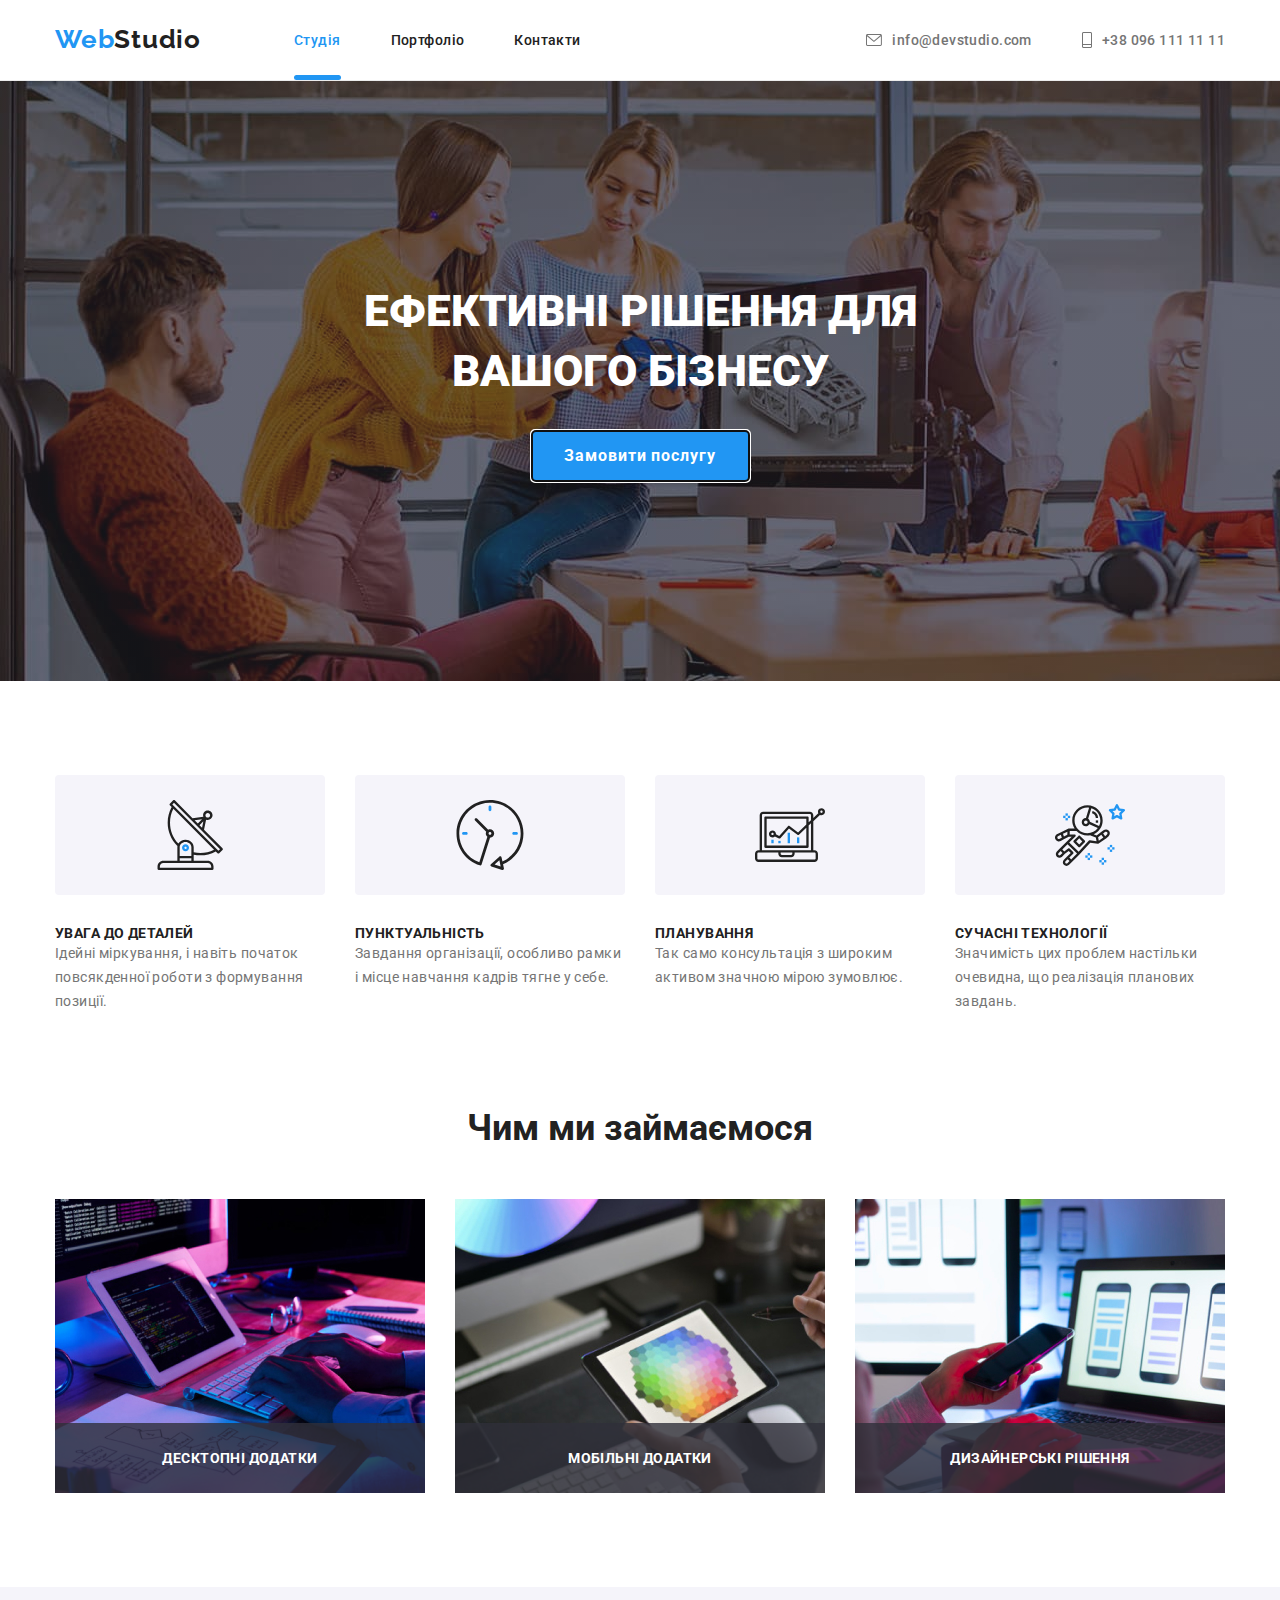
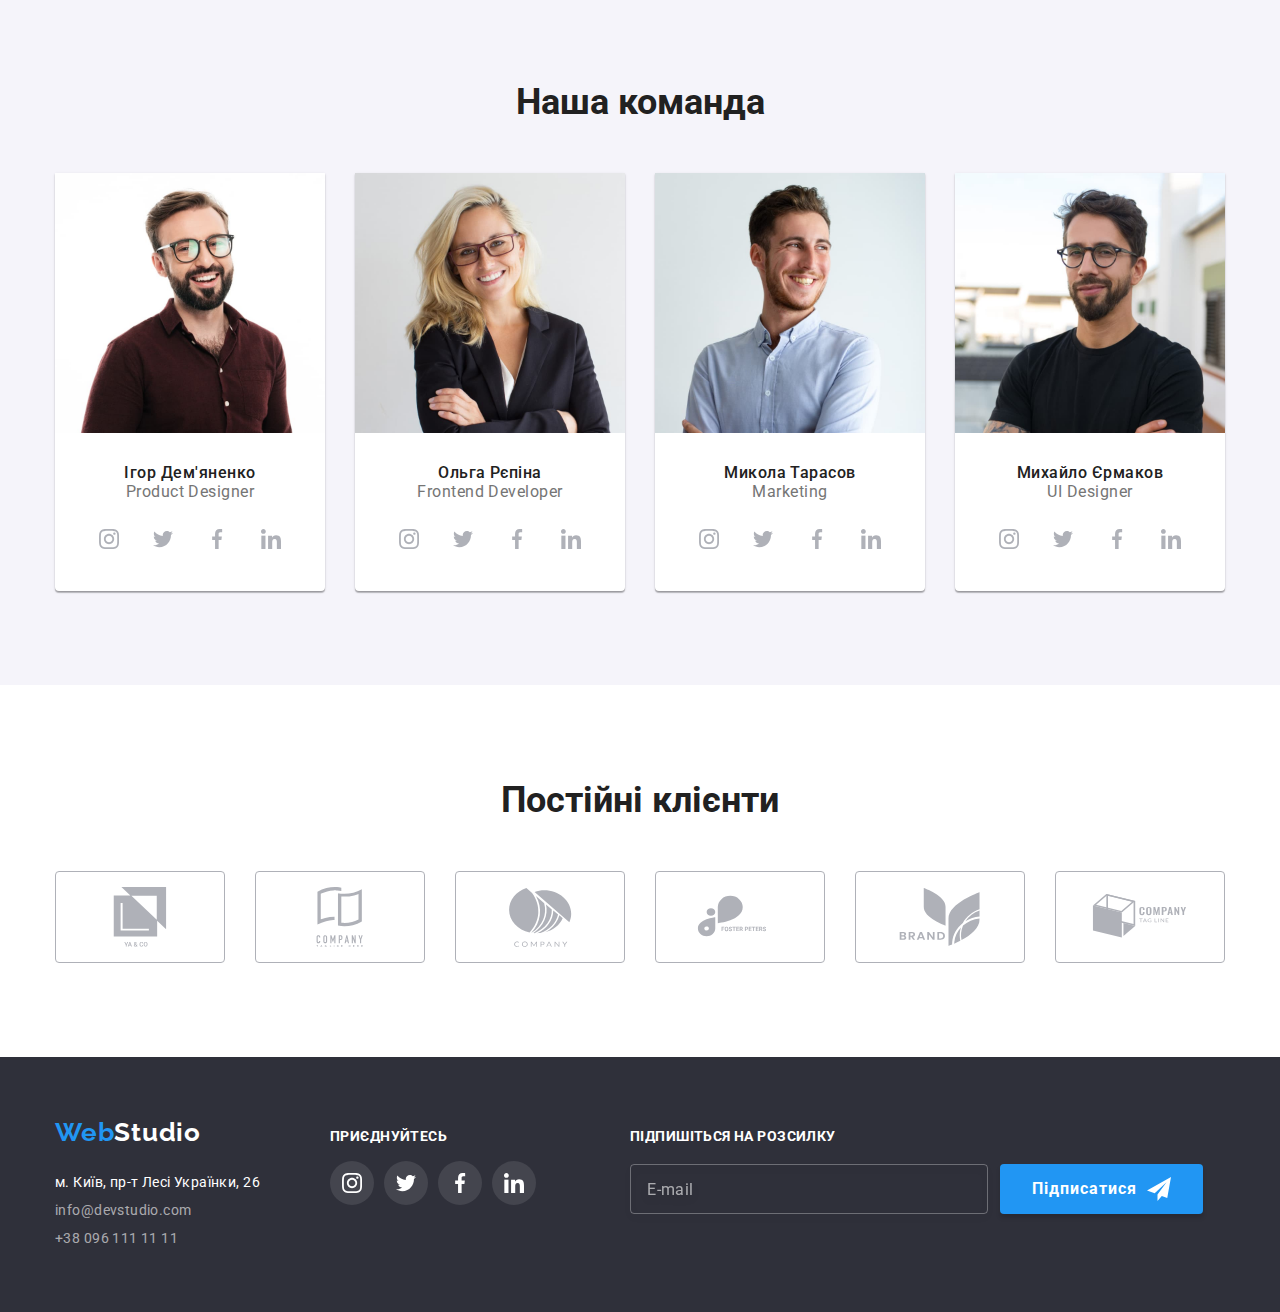
<file: index.html>
<!DOCTYPE html>
<html lang="en">
  <head>
    <meta charset="UTF-8" />
    <meta http-equiv="X-UA-Compatible" content="IE=edge" />
    <meta name="viewport" content="width=device-width, initial-scale=1.0" />
    <title>Студія</title>
    <link rel="preconnect" href="https://fonts.googleapis.com" />
    <link rel="preconnect" href="https://fonts.gstatic.com" crossorigin />
    <link
      href="https://fonts.googleapis.com/css2?family=Raleway:wght@700&family=Roboto:wght@400;500;700;900&display=swap"
      rel="stylesheet"
    />
    <link
      rel="stylesheet"
      href="https://cdnjs.cloudflare.com/ajax/libs/modern-normalize/1.1.0/modern-normalize.min.css"
    />
    <link rel="stylesheet" href="./css/styles.css" />
  </head>

  <body>
    <header class="header">
      <div class="container nav-header">
        <a href="index.html" class="logo"><span class="logo-span">Web</span>Studio</a>
        <nav>
          <ul class="nav-menu">
            <li class="list-item"><a class="font-style current" href="./index.html">Студія</a></li>
            <li class="list-item"><a class="font-style" href="./portfolio.html">Портфоліо</a></li>
            <li class="list-item"><a class="font-style" href="">Контакти</a></li>
          </ul>
        </nav>
        <ul class="nav-contacts">
          <li>
            <a class="font-style" href="mailto:info@devstudio.com">
              <svg class="icon-header" width="16" height="12">
                <use href="./images/icons/symbol-defs.svg#icon-mail"></use>
              </svg>

              info@devstudio.com</a
            >
          </li>
          <li>
            <a class="font-style" href="tel:+380961111111">
              <svg class="icon-header" width="10" height="16">
                <use href="./images/icons/symbol-defs.svg#icon-mobile"></use>
              </svg>

              +38 096 111 11 11</a
            >
          </li>
        </ul>
      </div>
    </header>

    <main class="s-ions">
      <!--эфективные решения-->
      <section>
        <div class="effective-solutions">
          <h1 class="header-style">Ефективні рішення для <br />вашого бізнесу</h1>
          <button data-modal-open class="btn-style" autofocus type="button">
            Замовити послугу
          </button>
          <div data-modal class="backdrop is-hidden">
            <div class="modal">
              <div class="btn-modal">
                <button data-modal-close class="btn-close">
                  <svg width="11" height="11">
                    <use href="./images/icons/symbol-defs.svg#icon-close"></use>
                  </svg>
                </button>
                <b>Залиште свої дані, ми вам передзвонимо</b>
                <form class="form">
                  <ul class="form-field">
                    <li class="form-list">
                      <label class="font-style" for="name"> Ім'я</label>
                      <div class="null">
                        <input
                          class="form-input"
                          type="text"
                          name="name"
                          id="name"
                          minlength="2"
                          required
                        />
                        <svg class="form-icon" width="12" height="12px">
                          <use href="./images/icons/symbol-defs.svg#form-ava"></use>
                        </svg>
                      </div>
                    </li>
                    <li class="form-list">
                      <label class="font-style" for="tel"> Телефон</label>
                      <div class="null">
                        <input class="form-input" type="tel" name="tel" id="tel" required />
                        <svg class="form-icon" width="13" height="13px">
                          <use href="./images/icons/symbol-defs.svg#form-phone"></use>
                        </svg>
                      </div>
                    </li>
                    <li class="form-list">
                      <label class="font-style" for="mail"> Пошта</label>
                      <div class="null">
                        <input class="form-input" type="email" name="mail" id="mail" required />

                        <svg class="form-icon" width="15" height="12px">
                          <use href="./images/icons/symbol-defs.svg#form-mail"></use>
                        </svg>
                      </div>
                    </li>
                    <li class="form-list">
                      <label class="font-style" for="comment">Коментар</label>
                      <textarea
                        class="textarea"
                        name="comment"
                        id="comment"
                        placeholder="Введіть текст"
                        autocomplete="off"
                      ></textarea>
                    </li>
                  </ul>

                  <div class="form-submit">
                    <input
                      class="input-checkbox visually-hidden"
                      type="checkbox"
                      name="policy"
                      id="policy"
                    />

                    <label class="font-style" for="policy">
                      <span class="icon-submit">
                        <svg class="icon-mark" width="11" height="8">
                          <use href="./images/icons/symbol-defs.svg#form-mark"></use>
                        </svg>
                        <svg class="icon-background" width="16" height="15">
                          <use href="./images/icons/symbol-defs.svg#form-rect"></use>
                        </svg> </span
                      >Погоджуюся з розсилкою та приймаю &ensp;
                      <a href="" target="_blank" rel="noopener noreferrer">Умови договору</a></label
                    >

                    <button class="btn-style" type="submit">Відправити</button>
                  </div>
                </form>
              </div>
            </div>
          </div>
        </div>
      </section>

      <!--блок преимуществ-->
      <section>
        <div class="container section drop">
          <h2 class="visually-hidden">Переваги</h2>
          <ul class="benefits">
            <li>
              <div class="bg-icon">
                <svg class="icon">
                  <use href="./images/icons/symbol-defs.svg#icon-radar"></use>
                </svg>
              </div>
              <h3 class="headlines-style">УВАГА ДО ДЕТАЛЕЙ</h3>
              <p class="font-style">
                Ідейні міркування, i навіть початок повсякденної роботи з формування позиції.
              </p>
            </li>
            <li>
              <div class="bg-icon">
                <svg class="icon">
                  <use href="./images/icons/symbol-defs.svg#icon-clock"></use>
                </svg>
              </div>
              <h3 class="headlines-style">ПУНКТУАЛЬНІСТЬ</h3>
              <p class="font-style">
                Завдання організації, особливо рамки і місце навчання кадрів тягне у себе.
              </p>
            </li>
            <li>
              <div class="bg-icon">
                <svg class="icon">
                  <use href="./images/icons/symbol-defs.svg#icon-diagram"></use>
                </svg>
              </div>
              <h3 class="headlines-style">ПЛАНУВАННЯ</h3>
              <p class="font-style">
                Так само консультація з широким активом значною мірою зумовлює.
              </p>
            </li>
            <li>
              <div class="bg-icon">
                <svg class="icon">
                  <use href="./images/icons/symbol-defs.svg#icon-astronaut"></use>
                </svg>
              </div>
              <h3 class="headlines-style">СУЧАСНІ ТЕХНОЛОГІЇ</h3>
              <p class="font-style">
                Значимість цих проблем настільки очевидна, що реалізація планових завдань.
              </p>
            </li>
          </ul>
        </div>
      </section>

      <!--чем занимамся-->
      <section class="container section">
        <h2 class="header-style">Чим ми займаємося</h2>
        <ul class="works-img">
          <li class="works-container">
            <div class="thumb">
              <div class="overlay">
                <img src="./images/work-1.jpg" alt="picture pc" height="294" width="370" />
                <p class="font-style position">Десктопні додатки</p>
              </div>
            </div>
          </li>
          <li class="works-container">
            <div class="thumb">
              <div class="overlay">
                <img src="./images/work-2.jpg" alt="picture mobile" height="294" width="370" />
                <p class="font-style position">Мобільні додатки</p>
              </div>
            </div>
          </li>
          <li class="works-container">
            <div class="thumb">
              <div class="overlay">
                <img src="./images/work-3.jpg" alt="picture tablet" height="294" width="370" />
                <p class="font-style position">Дизайнерські рішення</p>
              </div>
            </div>
          </li>
        </ul>
      </section>

      <!--наша команда-->
      <section class="bg-color">
        <div class="container section">
          <h2 class="header-style padding-top">Наша команда</h2>
          <ul class="command">
            <li class="card-container">
              <img src="./images/command1.jpg" alt="Igor photo" width="270" />
              <div class="item-container">
                <h3 class="headlines-style">Ігор Дем'яненко</h3>
                <p class="font-style">Product Designer</p>
                <ul class="social-networks">
                  <li>
                    <a href="">
                      <svg class="icon">
                        <use href="./images/icons/symbol-defs.svg#icon-inst"></use>
                      </svg>
                    </a>
                  </li>
                  <li>
                    <a href="">
                      <svg class="icon">
                        <use href="./images/icons/symbol-defs.svg#icon-twit"></use>
                      </svg>
                    </a>
                  </li>
                  <li>
                    <a href="">
                      <svg class="icon">
                        <use href="./images/icons/symbol-defs.svg#icon-face"></use>
                      </svg>
                    </a>
                  </li>
                  <li>
                    <a href="">
                      <svg class="icon">
                        <use href="./images/icons/symbol-defs.svg#icon-link"></use>
                      </svg>
                    </a>
                  </li>
                </ul>
              </div>
            </li>
            <li class="card-container">
              <img src="./images/command2.jpg" alt="Olga photo" width="270" />
              <div class="item-container">
                <h3 class="headlines-style">Ольга Рєпіна</h3>
                <p class="font-style">Frontend Developer</p>
                <ul class="social-networks">
                  <li>
                    <a href="">
                      <svg class="icon">
                        <use href="./images/icons/symbol-defs.svg#icon-inst"></use>
                      </svg>
                    </a>
                  </li>
                  <li>
                    <a href="">
                      <svg class="icon">
                        <use href="./images/icons/symbol-defs.svg#icon-twit"></use>
                      </svg>
                    </a>
                  </li>
                  <li>
                    <a href="">
                      <svg class="icon">
                        <use href="./images/icons/symbol-defs.svg#icon-face"></use>
                      </svg>
                    </a>
                  </li>
                  <li>
                    <a href="">
                      <svg class="icon">
                        <use href="./images/icons/symbol-defs.svg#icon-link"></use>
                      </svg>
                    </a>
                  </li>
                </ul>
              </div>
            </li>
            <li class="card-container">
              <img src="./images/command3.jpg" alt="Mikola photo" width="270" />
              <div class="item-container">
                <h3 class="headlines-style">Микола Тарасов</h3>
                <p class="font-style">Marketing</p>
                <ul class="social-networks">
                  <li>
                    <a href="">
                      <svg class="icon">
                        <use href="./images/icons/symbol-defs.svg#icon-inst"></use>
                      </svg>
                    </a>
                  </li>
                  <li>
                    <a href="">
                      <svg class="icon">
                        <use href="./images/icons/symbol-defs.svg#icon-twit"></use>
                      </svg>
                    </a>
                  </li>
                  <li>
                    <a href="">
                      <svg class="icon">
                        <use href="./images/icons/symbol-defs.svg#icon-face"></use>
                      </svg>
                    </a>
                  </li>
                  <li>
                    <a href="">
                      <svg class="icon">
                        <use href="./images/icons/symbol-defs.svg#icon-link"></use>
                      </svg>
                    </a>
                  </li>
                </ul>
              </div>
            </li>
            <li class="card-container">
              <img src="./images/command4.jpg" alt="Igor photo" width="270" />
              <div class="item-container">
                <h3 class="headlines-style">Михайло Єрмаков</h3>
                <p class="font-style">UI Designer</p>
                <ul class="social-networks">
                  <li>
                    <a href="">
                      <svg class="icon">
                        <use href="./images/icons/symbol-defs.svg#icon-inst"></use>
                      </svg>
                    </a>
                  </li>
                  <li>
                    <a href="">
                      <svg class="icon">
                        <use href="./images/icons/symbol-defs.svg#icon-twit"></use>
                      </svg>
                    </a>
                  </li>
                  <li>
                    <a href="">
                      <svg class="icon">
                        <use href="./images/icons/symbol-defs.svg#icon-face"></use>
                      </svg>
                    </a>
                  </li>
                  <li>
                    <a href="">
                      <svg class="icon">
                        <use href="./images/icons/symbol-defs.svg#icon-link"></use>
                      </svg>
                    </a>
                  </li>
                </ul>
              </div>
            </li>
          </ul>
        </div>
      </section>

      <!--клієнти-->
      <section>
        <div class="container section">
          <h2 class="header-style padding-top">Постійні клієнти</h2>
          <ul class="clients">
            <li class="clients-list">
              <a class="clients-link" href="">
                <svg class="icon">
                  <use href="./images/icons/symbol-defs.svg#icon-client-1"></use>
                </svg>
              </a>
            </li>
            <li class="clients-list">
              <a class="clients-link" href="">
                <svg class="icon">
                  <use href="./images/icons/symbol-defs.svg#icon-client-2"></use>
                </svg>
              </a>
            </li>
            <li class="clients-list">
              <a class="clients-link" href="">
                <svg class="icon">
                  <use href="./images/icons/symbol-defs.svg#icon-client-3"></use>
                </svg>
              </a>
            </li>
            <li class="clients-list">
              <a class="clients-link" href="">
                <svg class="icon">
                  <use href="./images/icons/symbol-defs.svg#icon-client-4"></use>
                </svg>
              </a>
            </li>
            <li class="clients-list">
              <a class="clients-link" href="">
                <svg class="icon">
                  <use href="./images/icons/symbol-defs.svg#icon-client-5"></use>
                </svg>
              </a>
            </li>
            <li class="clients-list">
              <a class="clients-link" href="">
                <svg class="icon">
                  <use href="./images/icons/symbol-defs.svg#icon-client-6"></use>
                </svg>
              </a>
            </li>
          </ul>
        </div>
      </section>
    </main>

    <footer class="footer">
      <div class="container">
        <div>
          <a href="index.html" class="logo logo-color"><span class="logo-span">Web</span>Studio</a>
          <address>
            <ul class="adress">
              <li>
                <a
                  class="font-style"
                  href="https://www.google.com/maps/place/%D0%B1%D1%83%D0%BB.+%D0%9B%D0%B5%D1%81%D0%B8+%D0%A3%D0%BA%D1%80%D0%B0%D0%B8%D0%BD%D0%BA%D0%B8,+26,+%D0%9A%D0%B8%D0%B5%D0%B2,+02000/@50.4265807,30.5383858,17z/data=!3m1!4b1!4m5!3m4!1s0x40d4cf0e033ecbe9:0x57a4dffefec77da0!8m2!3d50.4265807!4d30.5383858"
                  target="_blank"
                  rel="noopener noreferrer"
                >
                  м. Київ, пр-т Лесі Українки, 26
                </a>
              </li>
              <li>
                <a class="font-style color-contacts" href="mailto:info@devstudio.com"
                  >info@devstudio.com</a
                >
              </li>
              <li>
                <a class="font-style color-contacts" href="tel:+380961111111">+38 096 111 11 11 </a>
              </li>
            </ul>
          </address>
        </div>

        <div class="adds">
          <b class="headlines-style">Приєднуйтесь</b>
          <ul class="social-networks">
            <li>
              <a href="">
                <svg class="icon">
                  <use href="./images/icons/symbol-defs.svg#icon-inst"></use>
                </svg>
              </a>
            </li>
            <li>
              <a href="">
                <svg class="icon">
                  <use href="./images/icons/symbol-defs.svg#icon-twit"></use>
                </svg>
              </a>
            </li>
            <li>
              <a href="">
                <svg class="icon">
                  <use href="./images/icons/symbol-defs.svg#icon-face"></use>
                </svg>
              </a>
            </li>
            <li>
              <a href="">
                <svg class="icon">
                  <use href="./images/icons/symbol-defs.svg#icon-link"></use>
                </svg>
              </a>
            </li>
          </ul>
        </div>

        <div class="subscribe">
          <b class="headlines-style">Підпишіться на розсилку</b>
          <form class="form-footer">
            <ul class="form-field">
              <li class="form-list">
                <input
                  class="form-input"
                  type="email"
                  name="subscribe"
                  placeholder="E-mail"
                  required
                />
              </li>
              <li>
                <button class="btn-style" type="submit">
                  Підписатися
                  <svg width="24" height="24">
                    <use href="./images/icons/symbol-defs.svg#icon-send"></use>
                  </svg>
                </button>
              </li>
            </ul>
          </form>
        </div>
      </div>
    </footer>
  </body>

  <script src="./js/modal.js"></script>
  <script src="./js/scr-for-check-send-form-in-devtools.js"></script>
</html>
</file>
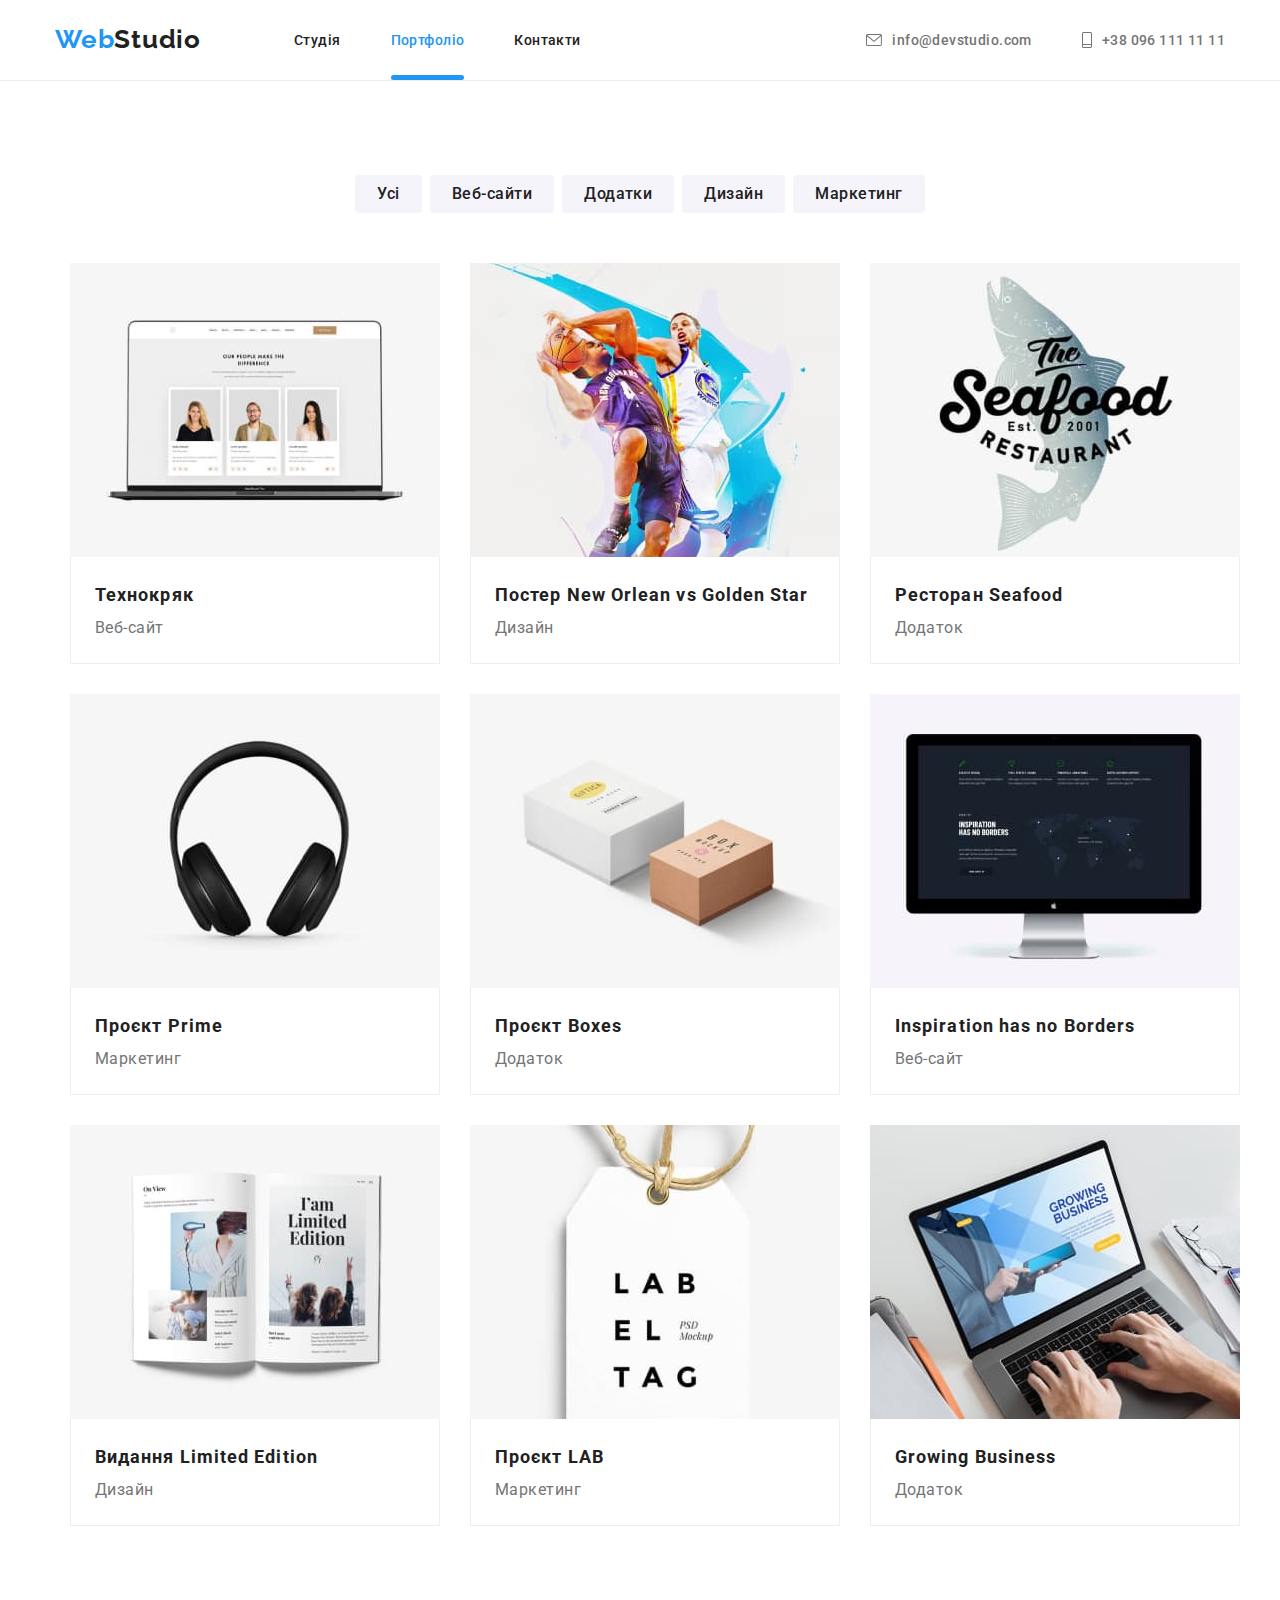
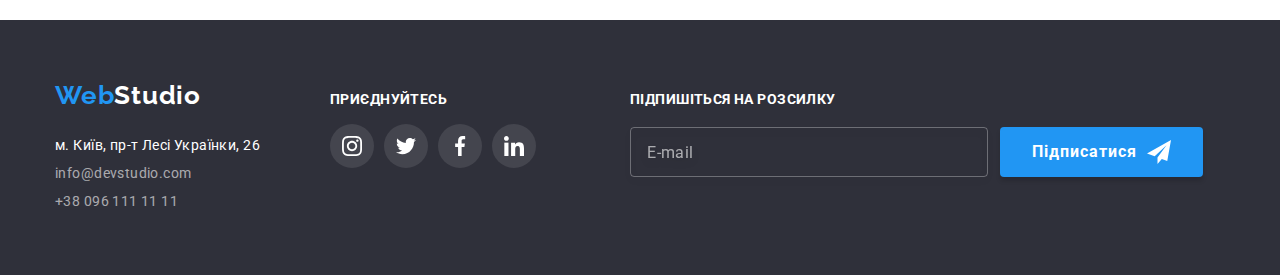
<file: portfolio.html>
<!DOCTYPE html>
<html lang="en">
  <head>
    <meta charset="UTF-8" />
    <meta http-equiv="X-UA-Compatible" content="IE=edge" />
    <meta name="viewport" content="width=device-width, initial-scale=1.0" />
    <title>Портфоліо</title>
    <link rel="preconnect" href="https://fonts.googleapis.com" />
    <link rel="preconnect" href="https://fonts.gstatic.com" crossorigin />
    <link
      href="https://fonts.googleapis.com/css2?family=Raleway:wght@700&family=Roboto:wght@400;500;700;900&display=swap"
      rel="stylesheet"
    />
    <link
      rel="stylesheet"
      href="https://cdnjs.cloudflare.com/ajax/libs/modern-normalize/1.1.0/modern-normalize.min.css"
    />
    <link rel="stylesheet" href="./css/styles.css" />
  </head>
  <body>
    <header class="header">
      <div class="container nav-header">
        <a href="index.html" class="logo"><span class="logo-span">Web</span>Studio</a>
        <nav>
          <ul class="nav-menu">
            <li class="list-item"><a class="font-style" href="./index.html">Студія</a></li>
            <li class="list-item">
              <a class="font-style current" href="./portfolio.html">Портфоліо</a>
            </li>
            <li class="list-item"><a class="font-style" href="">Контакти</a></li>
          </ul>
        </nav>
        <ul class="nav-contacts">
          <li>
            <a class="font-style" href="mailto:info@devstudio.com">
              <svg class="icon-header" width="16" height="12">
                <use href="./images/icons/symbol-defs.svg#icon-mail"></use>
              </svg>
              info@devstudio.com</a
            >
          </li>
          <li>
            <a class="font-style" href="tel:+380961111111">
              <svg class="icon-header" width="10" height="16">
                <use href="./images/icons/symbol-defs.svg#icon-mobile"></use>
              </svg>

              +38 096 111 11 11</a
            >
          </li>
        </ul>
      </div>
    </header>

    <main>
      <section>
        <div class="container section">
          <h1 class="visually-hidden">Приклади робіт</h1>

          <ul class="btns">
            <li><button class="btn-style" type="button">Усі</button></li>
            <li><button class="btn-style" type="button">Веб-сайти</button></li>
            <li><button class="btn-style" type="button">Додатки</button></li>
            <li><button class="btn-style" type="button">Дизайн</button></li>
            <li><button class="btn-style" type="button">Маркетинг</button></li>
          </ul>

          <div class="container">
            <ul class="works">
              <li>
                <a class="items" href="">
                  <div class="work-thumb">
                    <div class="overlay">
                      <img src="./images/portfolio-img/img.jpg" alt="pic people" width="370" />
                      <div class="overlay-text">
                        <p class="font-style">
                          Ресурс пропонує комплексні пропозиції з різним рівнем функціоналу та
                          сервісів. Все це дозволить відвідувачу отримати вичерпні відомості про
                          компанію чи приватну особу.
                        </p>
                      </div>
                    </div>
                  </div>
                  <div class="item-container">
                    <h2 class="headlines-style">Технокряк</h2>
                    <p class="font-style">Веб-сайт</p>
                  </div>
                </a>
              </li>
              <li>
                <a class="items" href="">
                  <div class="work-thumb">
                    <div class="overlay">
                      <img src="./images/portfolio-img/img-1.jpg" alt="pic people" width="370" />
                      <div class="overlay-text">
                        <p class="font-style">
                          Ресурс пропонує комплексні пропозиції з різним рівнем функціоналу та
                          сервісів. Все це дозволить відвідувачу отримати вичерпні відомості про
                          компанію чи приватну особу.
                        </p>
                      </div>
                    </div>
                  </div>
                  <div class="item-container">
                    <h2 class="headlines-style">Постер New Orlean vs Golden Star</h2>
                    <p class="font-style">Дизайн</p>
                  </div>
                </a>
              </li>
              <li>
                <a class="items" href="">
                  <div class="work-thumb">
                    <div class="overlay">
                      <img src="./images/portfolio-img/img-2.jpg" alt="pic people" width="370" />
                      <div class="overlay-text">
                        <p class="font-style">
                          Ресурс пропонує комплексні пропозиції з різним рівнем функціоналу та
                          сервісів. Все це дозволить відвідувачу отримати вичерпні відомості про
                          компанію чи приватну особу.
                        </p>
                      </div>
                    </div>
                  </div>
                  <div class="item-container">
                    <h2 class="headlines-style">Ресторан Seafood</h2>
                    <p class="font-style">Додаток</p>
                  </div>
                </a>
              </li>
              <li>
                <a class="items" href="">
                  <div class="work-thumb">
                    <div class="overlay">
                      <img src="./images/portfolio-img/img-3.jpg" alt="pic people" width="370" />
                      <div class="overlay-text">
                        <p class="font-style">
                          Ресурс пропонує комплексні пропозиції з різним рівнем функціоналу та
                          сервісів. Все це дозволить відвідувачу отримати вичерпні відомості про
                          компанію чи приватну особу.
                        </p>
                      </div>
                    </div>
                  </div>
                  <div class="item-container">
                    <h2 class="headlines-style">Проєкт Prime</h2>
                    <p class="font-style">Маркетинг</p>
                  </div>
                </a>
              </li>
              <li>
                <a class="items" href="">
                  <div class="work-thumb">
                    <div class="overlay">
                      <img src="./images/portfolio-img/img-4.jpg" alt="pic people" width="370" />
                      <div class="overlay-text">
                        <p class="font-style">
                          Ресурс пропонує комплексні пропозиції з різним рівнем функціоналу та
                          сервісів. Все це дозволить відвідувачу отримати вичерпні відомості про
                          компанію чи приватну особу.
                        </p>
                      </div>
                    </div>
                  </div>
                  <div class="item-container">
                    <h2 class="headlines-style">Проєкт Boxes</h2>
                    <p class="font-style">Додаток</p>
                  </div>
                </a>
              </li>
              <li>
                <a class="items" href="">
                  <div class="work-thumb">
                    <div class="overlay">
                      <img src="./images/portfolio-img/img-5.jpg" alt="pic people" width="370" />
                      <div class="overlay-text">
                        <p class="font-style">
                          Ресурс пропонує комплексні пропозиції з різним рівнем функціоналу та
                          сервісів. Все це дозволить відвідувачу отримати вичерпні відомості про
                          компанію чи приватну особу.
                        </p>
                      </div>
                    </div>
                  </div>
                  <div class="item-container">
                    <h2 class="headlines-style">Inspiration has no Borders</h2>
                    <p class="font-style">Веб-сайт</p>
                  </div>
                </a>
              </li>
              <li>
                <a class="items" href="">
                  <div class="work-thumb">
                    <div class="overlay">
                      <img src="./images/portfolio-img/img-6.jpg" alt="pic people" width="370" />
                      <div class="overlay-text">
                        <p class="font-style">
                          Ресурс пропонує комплексні пропозиції з різним рівнем функціоналу та
                          сервісів. Все це дозволить відвідувачу отримати вичерпні відомості про
                          компанію чи приватну особу.
                        </p>
                      </div>
                    </div>
                  </div>
                  <div class="item-container">
                    <h2 class="headlines-style">Видання Limited Edition</h2>
                    <p class="font-style">Дизайн</p>
                  </div>
                </a>
              </li>
              <li>
                <a class="items" href="">
                  <div class="work-thumb">
                    <div class="overlay">
                      <img src="./images/portfolio-img/img-7.jpg" alt="pic people" width="370" />
                      <div class="overlay-text">
                        <p class="font-style">
                          Ресурс пропонує комплексні пропозиції з різним рівнем функціоналу та
                          сервісів. Все це дозволить відвідувачу отримати вичерпні відомості про
                          компанію чи приватну особу.
                        </p>
                      </div>
                    </div>
                  </div>
                  <div class="item-container">
                    <h2 class="headlines-style">Проєкт LAB</h2>
                    <p class="font-style">Маркетинг</p>
                  </div>
                </a>
              </li>
              <li>
                <a class="items" href="">
                  <div class="work-thumb">
                    <div class="overlay">
                      <img src="./images/portfolio-img/img-8.jpg" alt="pic people" width="370" />
                      <div class="overlay-text">
                        <p class="font-style">
                          Ресурс пропонує комплексні пропозиції з різним рівнем функціоналу та
                          сервісів. Все це дозволить відвідувачу отримати вичерпні відомості про
                          компанію чи приватну особу.
                        </p>
                      </div>
                    </div>
                  </div>
                  <div class="item-container">
                    <h2 class="headlines-style">Growing Business</h2>
                    <p class="font-style">Додаток</p>
                  </div>
                </a>
              </li>
            </ul>
          </div>
        </div>
      </section>
    </main>

    <footer class="footer">
      <div class="container">
        <div>
          <a href="index.html" class="logo logo-color"><span class="logo-span">Web</span>Studio</a>
          <address>
            <ul class="adress">
              <li>
                <a
                  class="font-style"
                  href="https://www.google.com/maps/place/%D0%B1%D1%83%D0%BB.+%D0%9B%D0%B5%D1%81%D0%B8+%D0%A3%D0%BA%D1%80%D0%B0%D0%B8%D0%BD%D0%BA%D0%B8,+26,+%D0%9A%D0%B8%D0%B5%D0%B2,+02000/@50.4265807,30.5383858,17z/data=!3m1!4b1!4m5!3m4!1s0x40d4cf0e033ecbe9:0x57a4dffefec77da0!8m2!3d50.4265807!4d30.5383858"
                  target="_blank"
                  rel="noopener noreferrer"
                >
                  м. Київ, пр-т Лесі Українки, 26
                </a>
              </li>
              <li>
                <a class="font-style color-contacts" href="mailto:info@devstudio.com"
                  >info@devstudio.com</a
                >
              </li>
              <li>
                <a class="font-style color-contacts" href="tel:+380961111111">+38 096 111 11 11 </a>
              </li>
            </ul>
          </address>
        </div>

        <div class="adds">
          <b class="headlines-style">Приєднуйтесь</b>
          <ul class="social-networks">
            <li>
              <a href="">
                <svg class="icon">
                  <use href="./images/icons/symbol-defs.svg#icon-inst"></use>
                </svg>
              </a>
            </li>
            <li>
              <a href="">
                <svg class="icon">
                  <use href="./images/icons/symbol-defs.svg#icon-twit"></use>
                </svg>
              </a>
            </li>
            <li>
              <a href="">
                <svg class="icon">
                  <use href="./images/icons/symbol-defs.svg#icon-face"></use>
                </svg>
              </a>
            </li>
            <li>
              <a href="">
                <svg class="icon">
                  <use href="./images/icons/symbol-defs.svg#icon-link"></use>
                </svg>
              </a>
            </li>
          </ul>
        </div>

        <div class="subscribe">
          <b class="headlines-style">Підпишіться на розсилку</b>
          <form class="form-footer">
            <ul class="form-field">
              <li class="form-list">
                <input class="form-input" type="email" name="subscribe" placeholder="E-mail" />
              </li>
              <li>
                <button class="btn-style" type="submit">
                  Підписатися
                  <svg width="24" height="24">
                    <use href="./images/icons/symbol-defs.svg#icon-send"></use>
                  </svg>
                </button>
              </li>
            </ul>
          </form>
        </div>
      </div>
    </footer>
  </body>
</html>
</file>
<file: css/styles.css>
/*первичный цвет текста #212121
вторичный цвет текста #757575
акцент #2196F3*/
:root {
  --primiry: #212121;
  --secondary: #757575;
  --acent: #2196f3;
  --icon-bgc: /*green*/ #f5f4fa;
}

body {
  background-color: white;
  color: var(--primiry);
  font-family: roboto, sans-serif;
}

ul {
  list-style: none;
}

a {
  text-decoration: none;
}
button {
  border: none;
}

h1,
h2,
h3,
p,
ul,
span {
  margin: 0px;
  padding: 0px;
}

img {
  display: block;
}

/*----------------------------------------------------------*/

.logo {
  font-family: raleway, sans-serif;
  font-size: 26px;
  font-weight: 700;
  line-height: calc(31 / 26);
  letter-spacing: 0.03em;
  color: var(--primiry);
  display: inline-block;
  padding-top: 24px;
  padding-bottom: 25px;
}
.logo-span {
  color: var(--acent);
}

.font-style {
  color: var(--secondary);
  font-size: 14px;
  font-weight: 400;
  line-height: calc(16 / 14);
  letter-spacing: 0.03em;
}

.nav-menu,
.nav-contacts {
  display: flex;
  align-items: center;
}

.nav-menu {
  margin-left: 93px;
}

.nav-menu .list-item {
  position: relative;
}

.nav-contacts {
  margin-left: auto;
}

.nav-menu li:not(:first-child),
.nav-contacts li:not(:first-child) {
  margin-left: 50px;
}

.nav-menu .font-style {
  color: var(--primiry);
  font-weight: 500;
  display: block;
  padding: 32px 0px;
  margin-top: 0px;

  transition: color;

  transition-duration: 250ms;
  transition-timing-function: cubic-bezier(0.4, 0, 0.2, 1);
}

.nav-contacts .font-style {
  display: flex;
  align-items: center;
  font-weight: 500;
  padding: 32px 0px;
  margin-top: 0px;

  transition: color;

  transition-duration: 250ms;
  transition-timing-function: cubic-bezier(0.4, 0, 0.2, 1);
}

.header {
  border-bottom: 1px solid #ececec;
  background-color: white;
}

.nav-header {
  display: flex;
}

.font-style.current {
  color: var(--acent);
}

.current::after {
  content: '';
  display: block;
  width: 100%;
  height: 5px;
  background-color: var(--acent);
  border-radius: 3px;

  position: absolute;
  left: 0px;
  bottom: 0px;
}

.nav-contacts .font-style:hover,
.nav-contacts .font-style:focus,
.nav-menu .font-style:focus,
.nav-menu .font-style:hover {
  color: var(--acent);
  fill: var(--acent);
}

.icon-header {
  fill: currentColor;
}

.headlines-style {
  font-size: 14px;
  font-weight: 700;
  line-height: calc(16 / 14);
  color: var(--primiry);
  letter-spacing: 0.03em;
}

.header-style {
  font-size: 36px;
  font-weight: 700;
  line-height: calc(42 / 36);
  color: var(--primiry);
  text-align: center;
  margin-bottom: 50px;
}

.effective-solutions {
  display: flex;
  flex-direction: column;
  align-items: center;

  background-color: #2f303a;
  padding-top: 200px;
  padding-bottom: 200px;
  max-width: 1600px;

  background-image: linear-gradient(to right, rgba(47, 48, 58, 0.4), rgba(47, 48, 58, 0.4)),
    url('../images/Img.jpg');
  margin: 0px auto;

  /*margin-top: 80px;*/
}

.effective-solutions .btn-style {
  min-width: 217px;
  padding: 10px 32px;
  font-weight: 700;
  font-size: 16px;
  line-height: calc(30 / 16);
  letter-spacing: 0.06em;

  color: #ffffff;
}

.effective-solutions .header-style {
  text-transform: uppercase;
  color: white;
  font-size: 44px;
  font-weight: 900;
  line-height: calc(60 / 44);
  margin-bottom: 30px;
}

.header-style.padding-top {
  margin-top: 0px;
}
.benefits {
  text-align: left;
  display: flex;
  align-items: flex-start;
  justify-content: space-between;
}

.benefits .headlines-style {
  text-transform: uppercase;
  margin-top: 0px;
}

.benefits li:not(:first-child) {
  margin-left: 30px;
}

.benefits .font-style {
  font-weight: 400;
  line-height: calc(24 / 14);
  color: var(--secondary);
}

.benefits .icon {
  width: 70px;
  height: 70px;
}

.bg-icon {
  display: flex;
  width: 270px;
  height: 120px;
  background-color: var(--icon-bgc);
  border-radius: 4px;
  margin-bottom: 30px;
  align-items: center;
  justify-content: center;
}

.section.drop {
  padding-bottom: 0px;
}

.command {
  display: flex;
  text-align: center;
}

.command > li:not(:first-child) {
  margin-left: 30px;
}

.item-container {
  padding-top: 30px;
  padding-bottom: 30px;
  padding-left: 15px;
  padding-right: 15px;
  border-radius: 0px 0px 4px 4px;
}

.command .headlines-style {
  font-size: 16px;
  font-weight: 500;
  line-height: calc(19 / 16);
  margin-top: 0px;
}

.command .font-style {
  font-size: 16px;
  line-height: calc(19 / 16);
  color: var(--secondary);
}

.social-networks {
  display: flex;
  justify-content: center;
  align-items: center;
  margin-top: 16px;
}

.card-container {
  width: 270px;
  box-shadow: 0px 1px 3px rgba(0, 0, 0, 0.12), 0px 1px 1px rgba(0, 0, 0, 0.14),
    0px 2px 1px rgba(0, 0, 0, 0.2);
  border-radius: 0px 0px 4px 4px;
  background-color: white;
}

.social-networks a {
  display: flex;
  justify-content: center;
  align-items: center;
  width: 44px;
  height: 44px;
  border-radius: 50%;

  transition: background-color;

  transition-duration: 250ms;
  transition-timing-function: cubic-bezier(0.4, 0, 0.2, 1);
}

.icon {
  width: 20px;
  height: 20px;
  fill: #afb1b8;

  transition: fill;

  transition-duration: 250ms;
  transition-timing-function: cubic-bezier(0.4, 0, 0.2, 1);
}

.form-list .null {
  position: relative;
}

.form-list .icon {
  position: absolute;
  top: 50%;
  left: 15px;

  transform: translateY(-50%);
  fill: #212121;
}

.social-networks li {
  margin-left: 10px;
}

.social-networks li:first-child {
  margin-left: 0px;
}

.footer {
  padding-top: 60px;
  padding-bottom: 60px;
}
.footer {
  background-color: #2f303a;
  display: flex;
  justify-content: flex-start;
  align-items: flex-start;
}

.logo.logo-color {
  color: white;
  padding-top: 0px;
  padding-bottom: 0px;
  margin-bottom: 20px;
}

.adress .font-style {
  font-style: normal;
  color: white;
  line-height: calc(24 / 12);
  margin-top: 9px;

  transition: color;

  transition-duration: 250ms;
  transition-timing-function: cubic-bezier(0.4, 0, 0.2, 1);
}

.font-style.color-contacts {
  color: rgba(255, 255, 255, 0.6);
}

.adress .font-style:hover,
.adress .font-style:focus {
  color: var(--acent);
}

.btns {
  display: flex;
  justify-content: center;
  column-gap: 8px;
  margin-bottom: 50px;
}

.btn-style {
  background-color: var(--acent);
  color: white;
  font-size: 16px;
  font-weight: 700;
  line-height: calc(30 / 16);
  letter-spacing: 0.06em;
  cursor: pointer;
  font-family: inherit;
  padding: 10px 32px;
  box-shadow: 0px 4px 4px rgba(0, 0, 0, 0.15);
  border-radius: 4px;
}

/*------------------backdrop*/

.backdrop {
  position: fixed;
  left: 0;
  top: 0;
  width: 100%;
  height: 100%;
  background-color: rgba(0, 0, 0, 0.2);

  transition: opacity, visibility;

  transition-duration: 750ms;
  transition-timing-function: cubic-bezier(0.4, 0, 0.2, 1);
}

.modal {
  position: absolute;
  top: 50%;
  left: 50%;
  transform: translate(-50%, -50%);
  height: 581px;
  padding: 40px;

  z-index: 1;
  background: white;
  box-shadow: 0px 1px 3px rgba(0, 0, 0, 0.12), 0px 1px 1px rgba(0, 0, 0, 0.14),
    0px 2px 1px rgba(0, 0, 0, 0.2);
  border-radius: 4px;

  transform: translate(-50%, -50%);

  transition-duration: 250ms;
  transition-timing-function: cubic-bezier(0.4, 0, 0.2, 1);
}

.modal b {
  position: relative;

  padding: 2px 0px 12px 0px;
  width: 100%;
  display: inline-block;
  text-align: center;
  font-weight: 700;
  font-size: 20px;
  line-height: calc(24 / 20);
  letter-spacing: 0.03em;

  color: #212121;
}

.backdrop.is-hidden {
  opacity: 0;
  pointer-events: none;
  visibility: hidden;
}

.backdrop.is-hidden .modal {
  transform: translate(-50%, -50%);
}

/*-------------------------form*/

.form {
  display: flex;
  flex-direction: column;
  width: 100%;
  gap: 20px;
}

.form-field {
  display: flex;
  flex-direction: column;
  gap: 10px;
}

.form-list {
  display: flex;
  flex-direction: column;
  justify-content: flex-end;
  gap: 4px;
}

.form-submit {
  display: flex;
  flex-direction: column;
  align-items: center;
  gap: 30px;
}

.btn-close {
  position: absolute;
  right: 8px;
  top: 8px;

  width: 30px;
  height: 30px;
  border-radius: 50%;
  border: 1px solid rgba(0, 0, 0, 0.1);
  background-color: inherit;
  cursor: pointer;
}

.btn-close:hover svg {
  fill: #2196f3;
}

.form-field .textarea {
  resize: none;
  width: 448px;
  height: 120px;
  padding: 12px 16px;
  border: 1px solid rgba(33, 33, 33, 0.2);
  border-radius: 4px;

  transition: border;

  transition-duration: 250ms;
  transition-timing-function: cubic-bezier(0.4, 0, 0.2, 1);
}

.form-field .font-style {
  font-size: 12px;
}

.form .form-input {
  height: 40px;
  width: 100%;
  border: 1px solid rgba(33, 33, 33, 0.2);
  border-radius: 4px;
  padding-left: 42px;

  transition: border;

  transition-duration: 250ms;
  transition-timing-function: cubic-bezier(0.4, 0, 0.2, 1);
}

.form-icon {
  position: absolute;
  left: 15px;
  bottom: 50%;
  transform: translateY(50%);

  transition: fill;

  transition-duration: 250ms;
  transition-timing-function: cubic-bezier(0.4, 0, 0.2, 1);
}

.form-list .form-input:hover,
.form-list .form-input:focus,
.form-list .textarea:hover,
.form-list .textarea:focus {
  border-color: #2196f3;
}

.form-list .form-input:hover + .form-icon,
.form-list .form-input:focus + .form-icon {
  fill: #2196f3;
}

.form-list textarea::placeholder {
  font-weight: 400;
  font-size: 12px;
  line-height: calc(14 / 12);
  letter-spacing: 0.01em;

  color: rgba(117, 117, 117, 0.5);
}

.form-submit .font-style {
  font-weight: 400;
  font-size: 14px;
  line-height: calc(24 / 12);
  letter-spacing: 0.03em;

  color: #757575;
}

.form-submit .font-style > a {
  color: #2196f3;
  position: relative;
  z-index: 0;
}

.form-submit .font-style > a::after {
  content: '';
  width: 0;
  height: 1px;
  border-radius: 5px;
  position: absolute;
  bottom: 5px;
  left: 0;
  background-color: #2196f3;

  transform: width;
  transition-duration: 250ms;
  transition-timing-function: cubic-bezier(0.4, 0, 0.2, 1);
}

.form-submit .font-style > a:hover:after {
  width: 100%;
}

.form-submit .font-style:focus .icon-submit + a::after {
  width: 100%;
}

.icon-submit {
  position: relative;
  z-index: 0;
  width: 16px;
  height: 15px;
  border-radius: 2px;
  margin-right: 8px;

  display: flex;
  align-items: center;
  justify-content: center;
}

.icon-mark {
  position: absolute;
  left: 3px;
  bottom: 3px;
}

.form-submit .font-style {
  display: flex;
  align-items: center;
}

.icon-mark {
  fill: transparent;
  transition: fill;

  transition-duration: 750ms;
  transition-timing-function: cubic-bezier(0.4, 0, 0.2, 1);
}

.icon-background {
  transition: background-color;

  transition-duration: 750ms;
  transition-timing-function: cubic-bezier(0.4, 0, 0.2, 1);
}

.input-checkbox:checked + .font-style .icon-mark {
  fill: white;
}

.input-checkbox:checked + .font-style .icon-background {
  fill: #2196f3;
  background-color: #2196f3;
}

/*-----------------------------------------------------------------*/

.btns .btn-style {
  background-color: #f5f4fa;
  color: var(--primiry);
  font-weight: 500;
  line-height: calc(26 / 16);
  letter-spacing: 0.03em;
  padding: 6px 22px;
  border-radius: 4px;
  box-shadow: none;
  box-shadow: 0px 0px 0px rgba(0, 0, 0, 0), 0px 0px 0px rgba(0, 0, 0, 0),
    0px 0px 0px rgba(0, 0, 0, 0);

  transition: background-color, color, box-shadow;

  transition-duration: 250ms;
  transition-timing-function: cubic-bezier(0.4, 0, 0.2, 1);
}

.btns .btn-style:hover,
.btns .btn-style:focus {
  background-color: var(--acent);
  color: white;
  box-shadow: 0px 3px 1px rgba(0, 0, 0, 0.1), 0px 1px 2px rgba(0, 0, 0, 0.08),
    0px 2px 2px rgba(0, 0, 0, 0.12);
  transition-duration: 250ms;
  transition-timing-function: cubic-bezier(0.4, 0, 0.2, 1);
}

.items .headlines-style {
  font-size: 18px;
  font-weight: 700;
  line-height: calc(36 / 18);
  letter-spacing: 0.06em;
}

.items .font-style {
  font-size: 16px;
  line-height: calc(30 / 16);
}

.items {
  display: inline-block;
  width: 370px;

  transition: box-shadow;

  transition-duration: 250ms;
  transition-timing-function: cubic-bezier(0.4, 0, 0.2, 1);
}

.overlay {
  position: relative;
  overflow: hidden;
  z-index: -1;
}

.overlay-text .font-style {
  font-weight: 400;
  font-size: 18px;
  line-height: calc(28 / 18);
  letter-spacing: 0.03em;
  color: #ffffff;
  margin-top: 0px;
}

.overlay-text {
  position: absolute;
  width: 100%;
  height: 100%;
  padding: 24px;
  display: flex;
  align-items: center;
  left: 0;
  bottom: 0;
  background-color: rgba(33, 149, 243, 0.3);

  transform: translateY(100%);

  transition: transform, background-color;

  transition-duration: 250ms;
  transition-timing-function: cubic-bezier(0.4, 0, 0.2, 1);
}

.items:hover .overlay-text,
.items:focus .overlay-text {
  transform: translateY(0);
  background-color: rgba(33, 149, 243, 0.8);
}

.items .item-container {
  padding: 20px 24px;
  border-left: 1px solid #eeeeee;
  border-right: 1px solid #eeeeee;
  border-bottom: 1px solid #eeeeee;
  border-radius: 0px;
}

.items:hover,
.items:focus {
  box-shadow: 0px 1px 1px rgba(0, 0, 0, 0.12), 0px 4px 4px rgba(0, 0, 0, 0.06),
    1px 4px 6px rgba(0, 0, 0, 0.16);
}

.works {
  display: flex;
  flex-wrap: wrap;
}

.works li {
  margin-left: 30px;
  margin-top: 30px;
}
.works li:nth-child(3n + 1) {
  margin-left: 0px;
}

.works li:nth-child(-n + 3) {
  margin-top: 0px;
}

.works-img {
  display: flex;
}

.works-img li:not(:first-child) {
  margin-left: 30px;
}

.works-img .font-style {
  font-weight: 700;
  font-size: 14px;
  line-height: calc(16 / 14);
  text-align: center;
  letter-spacing: 0.03em;
  text-transform: uppercase;
  color: #ffffff;

  margin-top: 0px;
}

.work-thumb .overlay {
  z-index: 0;
}

.thumb {
  position: relative;
}

.works-container .font-style {
  font-size: 14px;
  line-height: calc(16 / 14);
  text-align: center;
  letter-spacing: 0.03em;
  text-transform: uppercase;

  color: #ffffff;
  background-color: rgba(47, 48, 58, 0.8);

  padding: 27px;
}

.position {
  position: absolute;
  left: 0;
  bottom: 0;
  width: 100%;
  height: 70px;
}

.clients-link {
  display: flex;
  align-items: center;
  justify-content: center;
  width: 170px;
  height: 92px;
  border: 1px solid #afb1b8;
  border-radius: 4px;

  transition: border;

  transition-duration: 250ms;
  transition-timing-function: cubic-bezier(0.4, 0, 0.2, 1);
}

.clients-list .icon {
  width: 106px;
  height: 60px;
  fill: #afb1b8;

  transition: fill;

  transition-duration: 250ms;
  transition-timing-function: cubic-bezier(0.4, 0, 0.2, 1);
}

.clients-link:hover,
.clients-link:focus {
  border: 1px solid var(--acent);
}

.clients-link:hover .icon,
.clients-link:focus .icon {
  fill: var(--acent);
}

.social-networks a:hover,
.social-networks a:focus {
  background-color: var(--acent);
}

.social-networks a:hover .icon,
.social-networks a:focus .icon {
  fill: white;
}

.clients {
  display: flex;
}

.clients .clients-list:not(:first-child) {
  margin-left: 30px;
}

.icon-header {
  display: inline-block;
  margin-right: 10px;
}

.adds .headlines-style {
  text-transform: uppercase;
  color: white;
}

/*--------------footer*/

.footer .container {
  display: flex;
  align-items: baseline;
}

.footer .adds {
  margin-left: 70px;
}

.footer .social-networks {
  margin: 0px;
  margin-top: 16px;
  background-color: #2f303a;
}

.footer .social-networks a {
  background-color: rgba(255, 255, 255, 0.1);

  transition: background-color;

  transition-duration: 250ms;
  transition-timing-function: cubic-bezier(0.4, 0, 0.2, 1);
}

.footer .social-networks a:hover,
.footer .social-networks a:focus {
  background-color: var(--acent);
}

.subscribe svg {
  fill: white;
}

.subscribe .btn-style {
  display: flex;
  align-items: center;
  gap: 10px;
}

.footer .icon {
  fill: white;
}

.form-footer input::placeholder {
  display: inline-block;
  font-weight: 400;
  font-size: 16px;
  line-height: calc(20 / 16);
  letter-spacing: 0.03em;

  color: rgba(255, 255, 255, 0.6);
}

.subscribe {
  margin-left: 94px;
  align-items: baseline;
}

.subscribe b {
  display: inline-block;
  font-weight: 700;
  font-size: 14px;
  line-height: calc(16 / 14);
  letter-spacing: 0.03em;
  text-transform: uppercase;

  color: #ffffff;
  margin-bottom: 20px;
}

.form-footer .form-input {
  width: 358px;
  padding: 15px 16px;
  border: 1px solid rgba(255, 255, 255, 0.3);
  filter: drop-shadow(0px 4px 4px rgba(0, 0, 0, 0.15));
  border-radius: 4px;
  background-color: transparent;
  height: 50px;
  color: white;

  transition: border;

  transition-duration: 250ms;
  transition-timing-function: cubic-bezier(0.4, 0, 0.2, 1);
}

.form-footer .form-input:hover,
.form-footer .form-input:focus {
  border-color: var(--acent);
}

.form-footer .form-field {
  flex-direction: row;
  gap: 12px;
}

/*----------------------------------------container*/
.header {
  border-bottom: 1px solid #ececec;
}

.container {
  width: 1200px;
  padding: 0px 15px;
  margin-left: auto;
  margin-right: auto;
  /* border: 3px solid aqua;*/
}

.section {
  padding-top: 94px;
  padding-bottom: 94px;
}
.container.section:nth-child(2) {
  padding-bottom: 0px;
}

.bg-color {
  background-color: var(--icon-bgc);
}

.visually-hidden {
  position: absolute;
  width: 1px;
  height: 1px;
  margin: -1px;
  border: 0;
  padding: 0;

  white-space: nowrap;
  clip-path: inset(100%);
  clip: rect(0 0 0 0);
  overflow: hidden;
}
</file>
